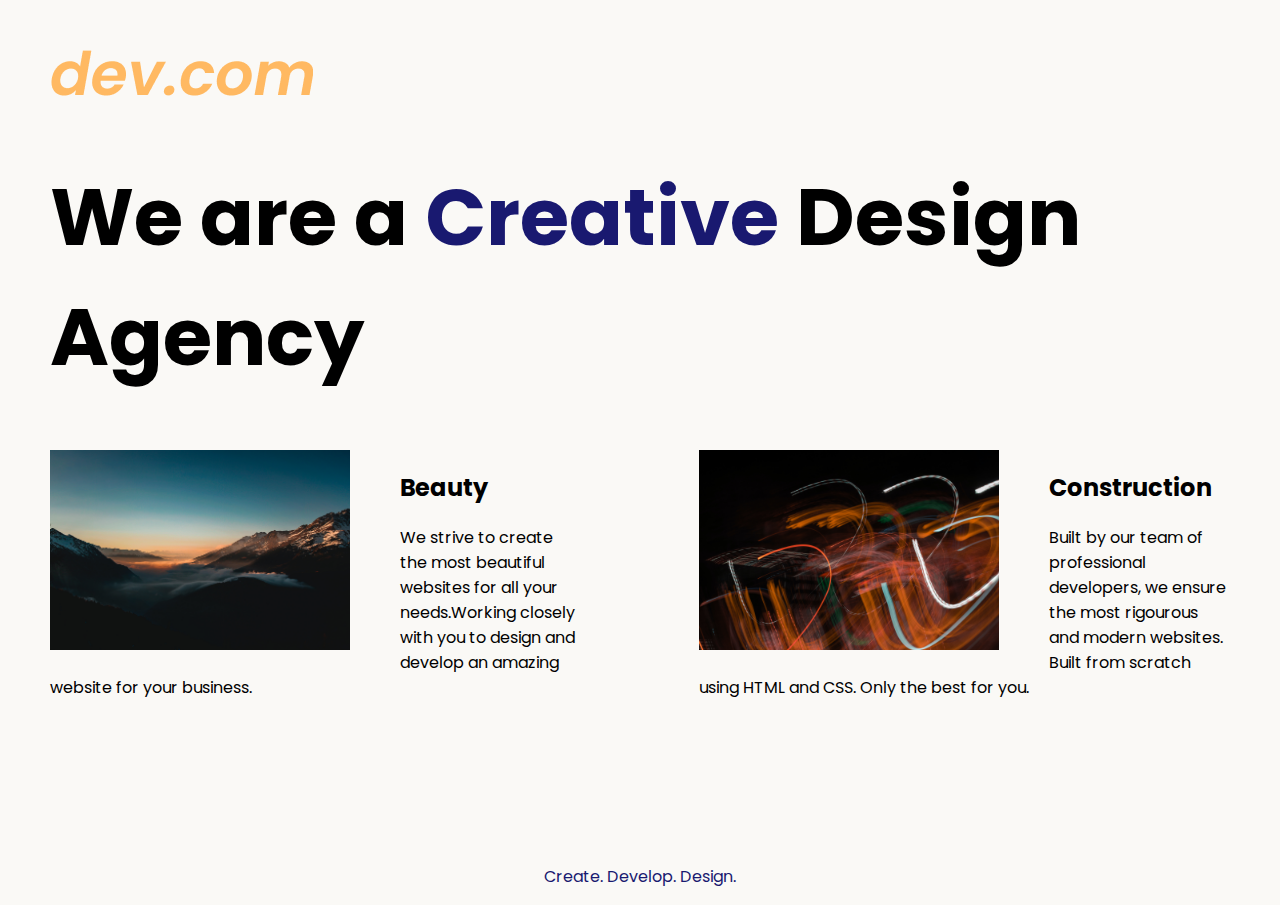
<file: Design Agency/index.html>
<!DOCTYPE html>
<html lang="en">

<head>
    <meta charset="UTF-8">
    <meta name="viewport" content="width=device-width, initial-scale=1.0">
    <title>Agency</title>
    <link rel="stylesheet" href="body.css">
    <link rel="preconnect" href="https://fonts.googleapis.com">
    <link rel="preconnect" href="https://fonts.gstatic.com" crossorigin>
    <link href="https://fonts.googleapis.com/css2?family=Poppins:wght@400;700&family=Roboto:wght@400;700&display=swap"
        rel="stylesheet">
</head>

<body>
    <div class="main">
        <img class="logo" src="./images/logo.png" alt="logo">
        <h1>We are a <span class="creative"> Creative </span>Design Agency</h1>

        <div class="left card"><img class="tile-image" src="images/ines-alvarez-fdez-7OGWqEf5u88-unsplash.jpg">
            <h2 class="card-title">Beauty</h2>
            <p class="card-text">We strive to create the most beautiful websites for all your needs.Working closely with
                you
                to design and develop an amazing website for your business.</p>
        </div>


        <div class="right card"><img class="tile-image" src="./images/mahdi-bafande-UqE9x5TnMpo-unsplash.jpg"
                alt="ligth">
            <h2 class="card-title">Construction</h2>
            <p class="card-text">Built by our team of professional developers, we ensure the most rigourous and modern
                websites. Built from scratch using HTML and CSS. Only the best for you.</p>
        </div>

    </div>
    <footer>
        <p>Create. Develop. Design.</p>
    </footer>
</body>

</html>
</file>
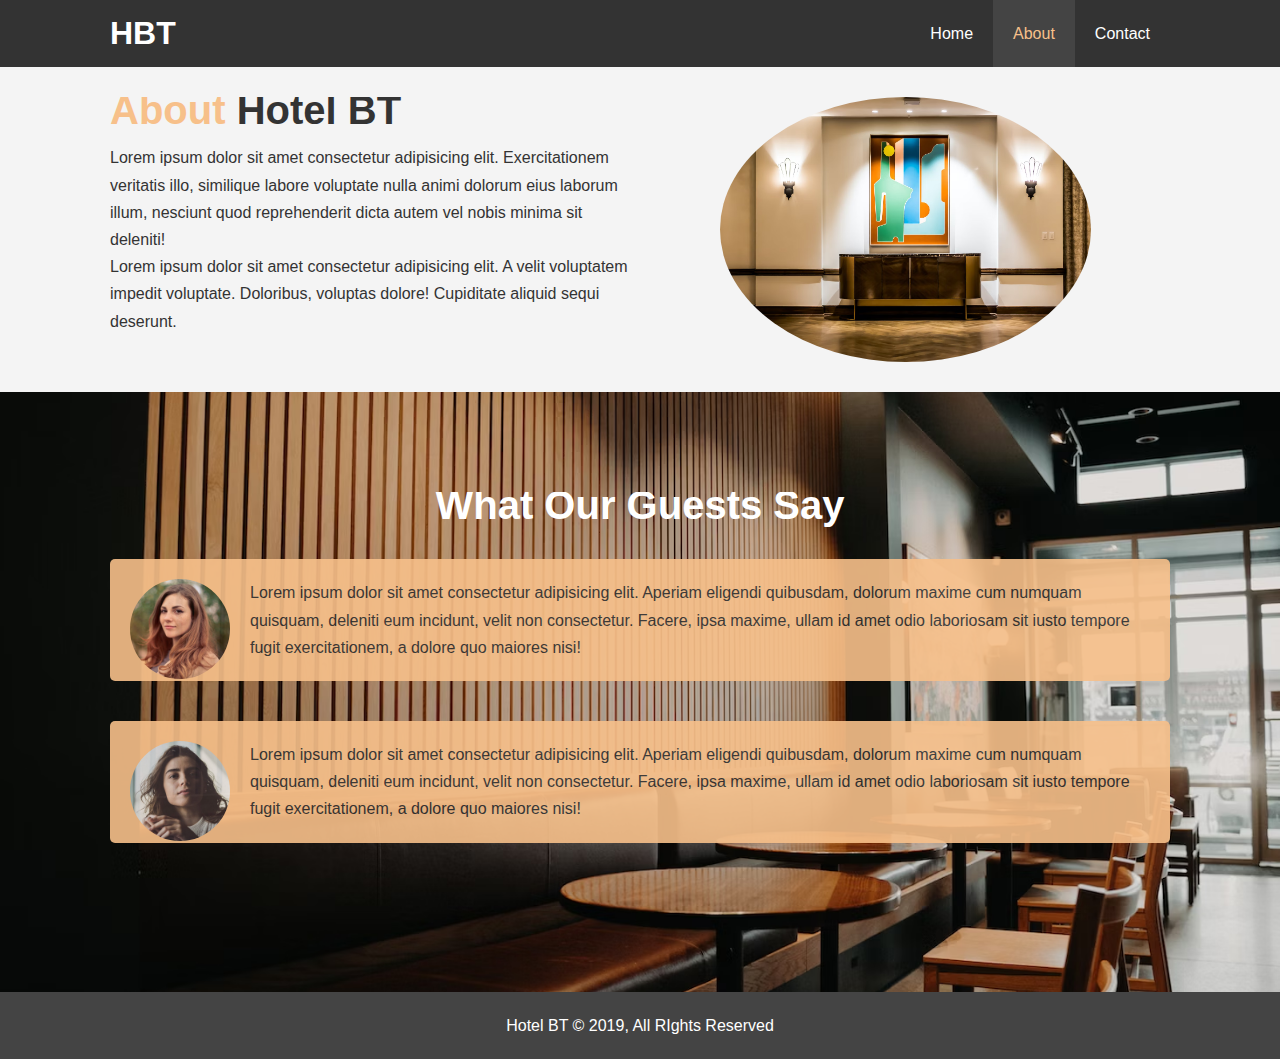
<file: Hotel Project/about.html>
<!DOCTYPE html>
<html lang="en">

<head>
    <meta charset="UTF-8">
    <meta name="viewport" content="width=device-width, initial-scale=1.0">
    <meta http-equiv="X-UA-Compatible" content="ie=edge">
    <meta name="description" content="Welcome to the most extraordinary hotel in Boston Massachusetts">
    <meta name="keywords" content="hotel,boston hotel,new england hotel">
    <link rel="stylesheet" href="index.css">
    <link rel="stylesheet" media="screen and (max-width: 768px)" href="mobile.css">
    <title>Hotel BT | About</title>
</head>

<body>
    <header>
        <nav id="navbar">
            <div class="container">
                <h1 class="logo"><a href="index.html">HBT</a></h1>
                <ul>
                    <li><a href="index.html">Home</a></li>
                    <li><a class="current" href="about.html">About</a></li>
                    <li><a href="contact.html">Contact</a></li>
                </ul>
            </div>
        </nav>
    </header>

    <section id="about-info" class="bg-light py-3">
        <div class="container">
            <div class="info-left">
                <h1 class="l-heading"><span class="text-primary">About</span> Hotel BT</h1>
                <p>Lorem ipsum dolor sit amet consectetur adipisicing elit. Exercitationem veritatis illo, similique
                    labore voluptate nulla animi dolorum eius laborum illum, nesciunt quod reprehenderit dicta autem vel
                    nobis minima sit deleniti!</p>
                <p>Lorem ipsum dolor sit amet consectetur adipisicing elit. A velit voluptatem impedit voluptate.
                    Doloribus, voluptas dolore! Cupiditate aliquid sequi deserunt.</p>
            </div>
            <div class="info-right">
                <img src="images/photo-1596386461350-326ccb383e9f.avif" alt="hotel">
            </div>
        </div>
    </section>

    <div class="clr"></div>

    <section id="testimonials" class="py-3">
        <div class="container">
            <h2 class="l-heading">What Our Guests Say</h2>
            <div class="testimonial bg-primary">
                <img src="images/person-1.jpg" alt="Samantha">
                <p>Lorem ipsum dolor sit amet consectetur adipisicing elit. Aperiam eligendi quibusdam, dolorum maxime
                    cum numquam quisquam, deleniti eum incidunt, velit non consectetur. Facere, ipsa maxime, ullam id
                    amet odio laboriosam sit iusto tempore fugit exercitationem, a dolore quo maiores nisi!</p>
            </div>

            <div class="testimonial bg-primary">
                <img src="images/person-2.jpg" alt="Jen">
                <p>Lorem ipsum dolor sit amet consectetur adipisicing elit. Aperiam eligendi quibusdam, dolorum maxime
                    cum numquam quisquam, deleniti eum incidunt, velit non consectetur. Facere, ipsa maxime, ullam id
                    amet odio laboriosam sit iusto tempore fugit exercitationem, a dolore quo maiores nisi!</p>
            </div>
        </div>
    </section>

    <footer id="main-footer">
        <p>Hotel BT &copy; 2019, All RIghts Reserved</p>
    </footer>
</body>

</html>
</file>
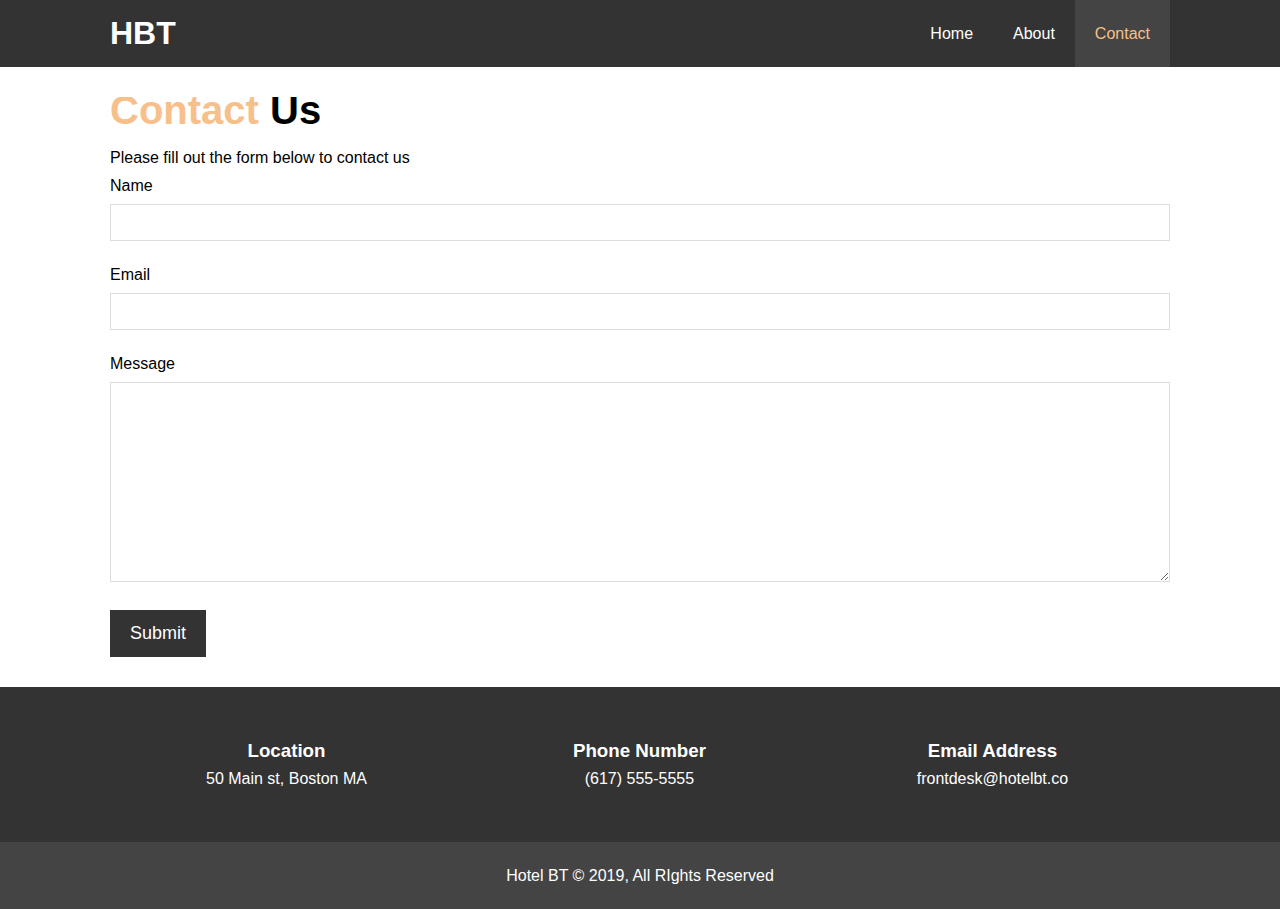
<file: Hotel Project/contact.html>
<!DOCTYPE html>
<html lang="en">

<head>
    <meta charset="UTF-8">
    <meta name="viewport" content="width=device-width, initial-scale=1.0">
    <meta http-equiv="X-UA-Compatible" content="ie=edge">
    <meta name="description" content="Welcome to the most extraordinary hotel in Boston Massachusetts">
    <meta name="keywords" content="hotel,boston hotel,new england hotel">
    <link rel="stylesheet" href="https://cdnjs.cloudflare.com/ajax/libs/font-awesome/6.4.2/css/all.min.css"
        integrity="sha512-z3gLpd7yknf1YoNbCzqRKc4qyor8gaKU1qmn+CShxbuBusANI9QpRohGBreCFkKxLhei6S9CQXFEbbKuqLg0DA=="
        crossorigin="anonymous" referrerpolicy="no-referrer" />
    <link rel="stylesheet" href="index.css">
    <link rel="stylesheet" media="screen and (max-width: 768px)" href="mobile.css">
    <title>Hotel BT | Contact</title>
</head>

<body>
    <header>
        <nav id="navbar">
            <div class="container">
                <h1 class="logo"><a href="index.html">HBT</a></h1>
                <ul>
                    <li><a href="index.html">Home</a></li>
                    <li><a href="about.html">About</a></li>
                    <li><a class="current" href="contact.html">Contact</a></li>
                </ul>
            </div>
        </nav>
    </header>

    <section id="contact-form" class="py-3">
        <div class="container">
            <h1 class="l-heading"><span class="text-primary">Contact</span> Us</h1>
            <p>Please fill out the form below to contact us</p>
            <form action="process.php">
                <div class="form-group">
                    <label for="name">Name</label>
                    <input type="text" name="name" id="name">
                </div>
                <div class="form-group">
                    <label for="email">Email</label>
                    <input type="email" name="email" id="email">
                </div>
                <div class="form-group">
                    <label for="message">Message</label>
                    <textarea name="message" id="message"></textarea>
                </div>
                <button type="submit" class="btn">Submit</button>
            </form>
        </div>
    </section>

    <section id="contact-info" class="bg-dark">
        <div class="container">
            <div class="box">
                <i class="fas fa-hotel fa-3x"></i>
                <h3>Location</h3>
                <p>50 Main st, Boston MA</p>
            </div>
            <div class="box">
                <i class="fas fa-phone fa-3x"></i>
                <h3>Phone Number</h3>
                <p>(617) 555-5555</p>
            </div>
            <div class="box">
                <i class="fas fa-envelope fa-3x"></i>
                <h3>Email Address</h3>
                <p>frontdesk@hotelbt.co</p>
            </div>
        </div>
    </section>

    <footer id="main-footer">
        <p>Hotel BT &copy; 2019, All RIghts Reserved</p>
    </footer>
</body>

</html>
</file>
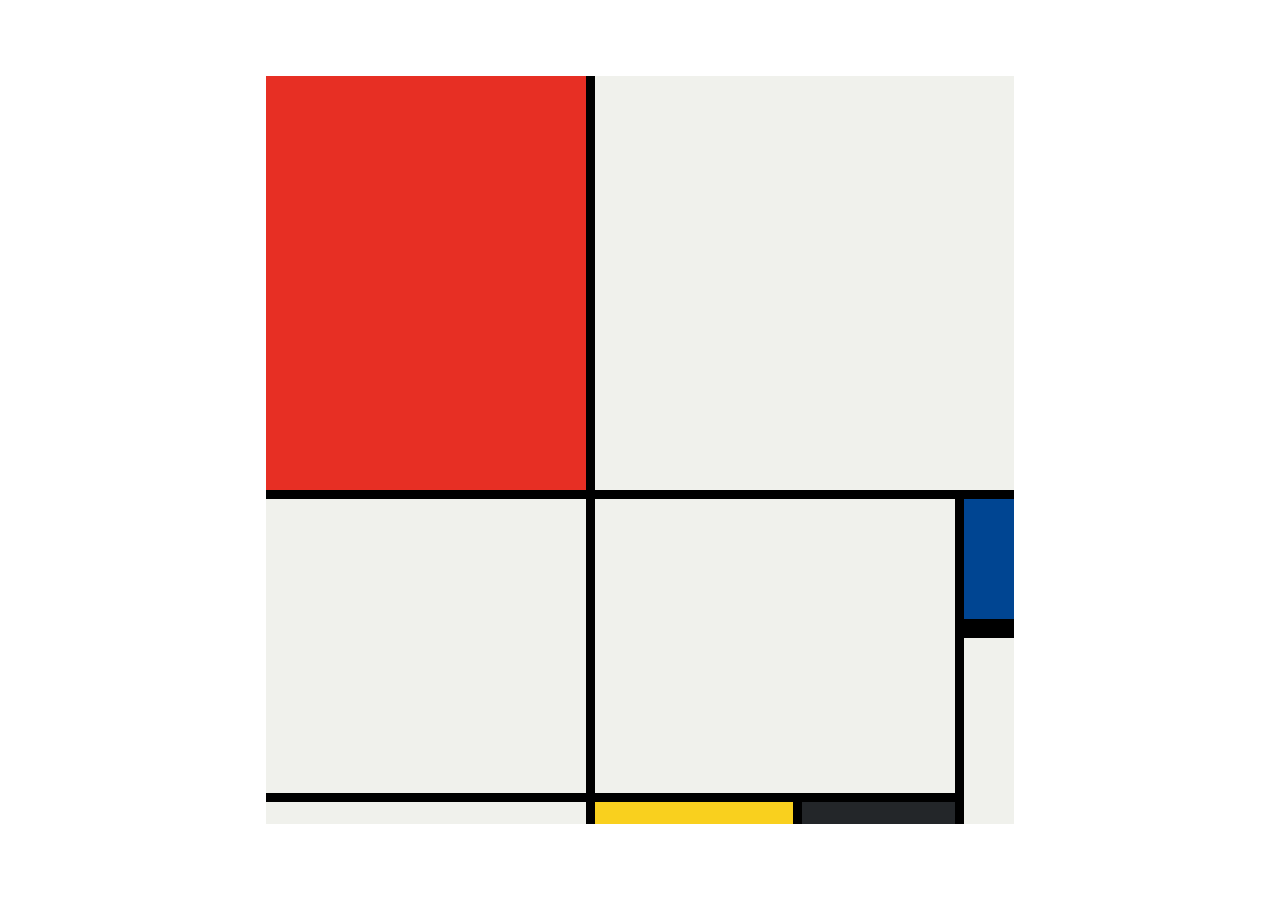
<file: Mondrian Project/Mondrian Project.html>
<!DOCTYPE html>
<html lang="en">

<head>
    <meta charset="UTF-8">
    <meta name="viewport" content="width=device-width, initial-scale=1.0">
    <title>Mondrian Project</title>
    <style>
        body {
            display: flex;
            height: 100vh;
            justify-content: center;
            align-items: center;
            padding: 0;
            margin: 0;
        }

        .container {
            height: 748px;
            width: 748px;
            background-color: #000;
            display: grid;
            grid-template-columns: 320px 198px 153px 50px;
            grid-template-rows: 414px 130px 155px 22px;
            gap: 9px;
        }

        .items {
            background-color: #f0f1ec;
        }

        .red {
            background-color: #e72f24;
        }

        .white1 {
            grid-column: span 3;
        }

        .white2 {
            grid-row: span 2;
        }

        .white3 {
            grid-area: 2/2/4/4;
        }

        .blue {
            background-color: #004592;
            border-bottom: 10px solid #000;
        }

        .white4 {
            grid-row: span 2;
        }

        .yellow {
            background-color: #f9d01e
        }

        .black {
            background-color: #232629;
        }
    </style>
</head>

<body>

    <div class="container">
        <div class="items red"></div>
        <div class="items white1"></div>
        <div class="items white2"></div>
        <div class="items white3"></div>
        <div class="items blue"></div>
        <div class="items white4"></div>
        <div class="items"></div>
        <div class="items yellow"></div>
        <div class="items black"></div>
    </div>

</body>

</html>
</file>
<file: Design Agency/body.css>
body {
    font-family: 'Poppins', sans-serif;
    margin: 50px 50px 0 50px;
    background-color: #faf9f6;
    display: flex;
    flex-direction: column;
    min-height: 95vh;
}

.creative {
    color: midnightblue;
}

.tile-image {
    height: 200px;
    float: left;
    margin-right: 50px;

}

.card {
    width: 45%;
}

.left {
    float: left;
}

.right {
    float: right;
}

.main {
    flex: 1;
}

h1 {
    font-size: 5rem;
}

footer {
    text-align: center;
    color: midnightblue;
}


@media (max-width: 680px) {

    .logo {
        width: 100px;
    }

    h1 {
        font-size: 3.5rem;
        text-align: center;
    }

    .card {
        width: 100%;
        display: block;
        margin-bottom: 50px;
        text-align: justify;
    }

    .card img {
        width: 100%;
        margin-bottom: 30px;
        display: inline;
        object-fit: cover;
    }
}
</file>
<file: Hotel Project/index.css>
* {
    margin: 0;
    padding: 0;
    box-sizing: border-box;
}

html,
body {
    font-family: 'Segoe UI', Tahoma, Geneva, Verdana, sans-serif;
    line-height: 1.7em;
}

/*navbar*/
a {
    text-decoration: none;
}

h1 {
    padding-bottom: 20px;
}

.container {
    overflow: auto;
    margin: auto;
    max-width: 1100px;
    padding: 0 20px;

}

#navbar {
    background-color: #333;
    color: #fff;

}

#navbar a {
    color: #fff;
}

#navbar .logo {
    float: left;
    padding-top: 20px;
}

#navbar ul {
    list-style: none;
    float: right;
}

#navbar ul li {
    float: left;
}

#navbar ul li a {
    display: block;
    padding: 20px;
    text-align: center;
}

#navbar ul li a:hover,
#navbar ul li a.current {
    background-color: #444;
    color: #f7c08a;
}

/*showcase*/

#showcase {
    background: url('/images/photo-1621293954908-907159247fc8.avif') no-repeat center center/cover;
    height: 655px;
}

#showcase .showcase-content {
    color: #fff;
    text-align: center;
    padding-top: 170px;
}

#showcase .showcase-content h1 {
    font-size: 60px;
    line-height: 1.2em;
}

.text-primary {
    color: #f7c08a;
}

.lead {
    font-size: 20px;
}

#showcase .showcase-content p {
    padding-bottom: 20px;
    line-height: 1.7em;
}

.btn {
    display: inline-block;
    color: #fff;
    background-color: #333;
    padding: 13px 20px;
    font-size: 18px;
    border: none;
    cursor: pointer;
}

.btn:hover {
    background-color: #f7c08a;
    color: #333;
}

/*section*/

.btn-light {
    background-color: #f4f4f4;
    color: #333;
}

#home-info {
    height: 400px;
}

#home-info .info-img {
    background: url('/images/photo-1671739961758-70194a015aa8.avif') no-repeat center center/cover;
    width: 50%;
    float: left;
    min-height: 100%;
}

#home-info .info-content {
    float: right;
    width: 50%;
    height: 100%;
    text-align: center;
    padding: 50px 30px;
    overflow: hidden;
}

.bg-dark {
    background-color: #333;
    color: #fff;
}

.bg-light {
    background-color: #f4f4f4;
    color: #333;
}

.bg-primary {
    color: #333;
    background-color: #f7c08a;
}

#home-info .info-content p {
    padding-bottom: 30px;
}


/*Features*/

.box {
    float: left;
    width: 33.3%;
    padding: 50px;
    text-align: center;
}

/*Footer*/

#main-footer {
    text-align: center;
    background-color: #444;
    color: #fff;
    padding: 20px;
}

.clr {
    clear: both;
}

/*About*/

#about-info .info-right {
    float: right;
    width: 50%;
    min-height: 100%;
}

#about-info .info-right img {
    display: block;
    margin: auto;
    border-radius: 50%;
    width: 70%;
}

#about-info .info-left {
    float: left;
    width: 50%;
    min-height: 100%;
}

/*padding*/
.py-1 {
    padding: 10px 0;
}

.py-2 {
    padding: 20px 0;
}

.py-3 {
    padding: 30px 0;
}

.l-heading {
    font-size: 40px;
}

/*testimonials*/

#testimonials {
    height: 600px;
    background: url('images/photo-1565650839149-2c48a094196c.avif') no-repeat center center/cover;
    padding-top: 100px;
}

#testimonials h2 {
    color: #fff;
    text-align: center;
    padding-bottom: 40px;
}

#testimonials .testimonial img {
    width: 100px;
    float: left;
    margin-right: 20px;
    border-radius: 50%;
}

#testimonials .testimonial {
    padding: 20px;
    margin-bottom: 40px;
    border-radius: 5px;
    opacity: 0.9;
}

/*Contact*/

#contact-form .form-group {
    margin-bottom: 20px;
}

#contact-form label {
    display: block;
    margin-bottom: 5px;
}

#contact-form input,
#contact-form textarea {
    width: 100%;
    padding: 10px;
    border: 1px #ddd solid;
}

#contact-form textarea {
    height: 200px;
}

#contact-form input:focus,
#contact-form textarea:focus {
    outline: none;
    border-color: #f7c08a;
}
</file>
<file: Hotel Project/mobile.css>
#navbar .logo {
    float: none;
    text-align: center;
}

#navbar ul,
#navbar ul li {
    float: none;
}

#navbar ul li a {
    padding: 5px;
    border-bottom: #444 dotted 1px;
}

/*Home*/

#home-info .info-img {
    display: none;
}

#home-info .info-content {
    float: none;
    width: 100%;
}

.box {
    float: none;
    width: 100%;
}

/*Showcase*/

#showcase {
    height: 100%;
}

#showcase .showcase-content {
    padding-top: 70px;
    padding-bottom: 30px;
}

/*About*/

#about-info .info-right,
#about-info .info-left {
    float: none;
    width: 100%;
}

#about-info .info-right {
    margin-bottom: 30px;
    margin-top: 30px;
}

.l-heading {
    text-align: center;
}

/*Contact*/

#contact-info .box {
    border-bottom: #444 dotted 1px;
}
</file>
